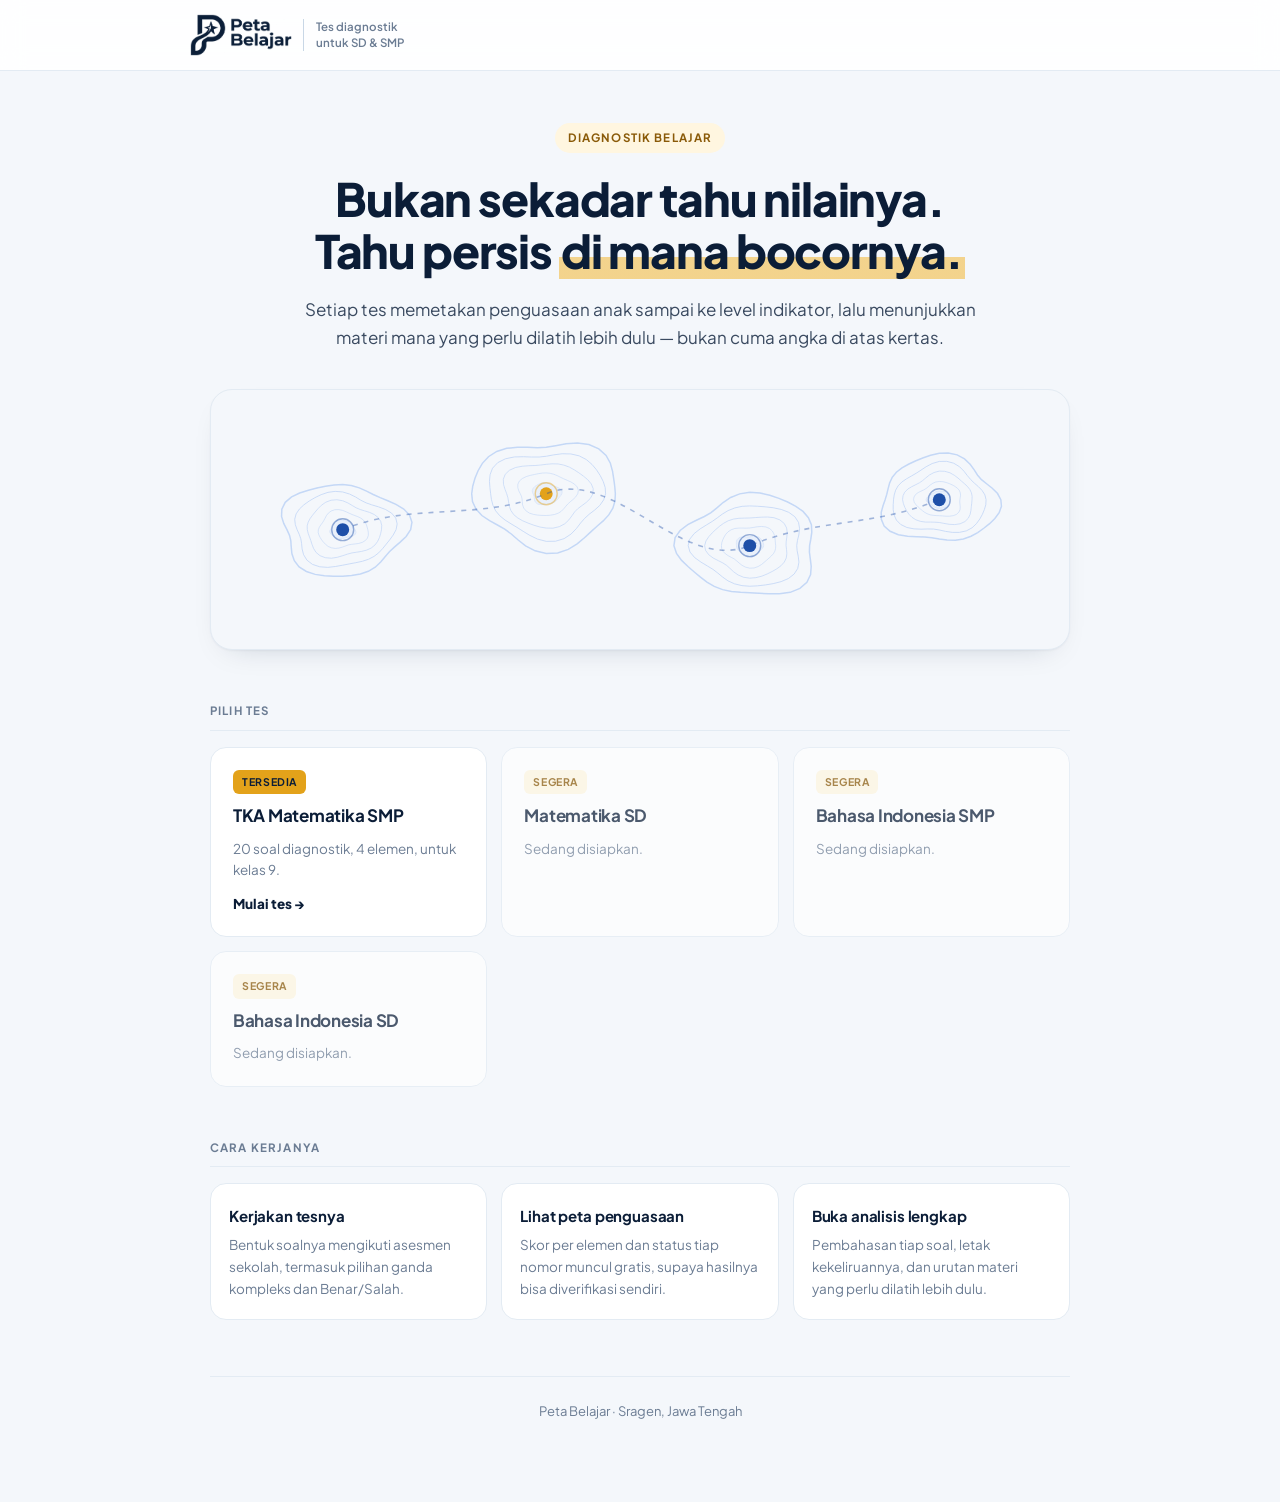
<file: index.html>
<!DOCTYPE html>
<html lang="id">
<head>
<meta charset="utf-8">
<meta name="viewport" content="width=device-width, initial-scale=1">
<title>Peta Belajar — Tes Diagnostik untuk SD & SMP</title>
<meta name="description" content="Tes diagnostik yang memetakan penguasaan anak sampai ke level indikator, lengkap dengan urutan materi yang perlu dilatih lebih dulu.">
<meta property="og:type" content="website">
<meta property="og:title" content="Peta Belajar — Tes Diagnostik untuk SD & SMP">
<meta property="og:description" content="Bukan sekadar tahu nilainya. Tahu persis di mana bocornya.">
<meta property="og:image" content="https://petabelajar.my.id/og.png">
<meta property="og:url" content="https://petabelajar.my.id">
<meta name="twitter:card" content="summary_large_image">
<link rel="icon" type="image/png" href="/favicon.png">
<link rel="apple-touch-icon" href="/apple-touch-icon.png">
<link rel="preconnect" href="https://fonts.googleapis.com">
<link rel="preconnect" href="https://fonts.gstatic.com" crossorigin>
<link href="https://fonts.googleapis.com/css2?family=Plus+Jakarta+Sans:wght@400;500;600;700;800&display=swap" rel="stylesheet">

<link rel="stylesheet" href="gaya.css">
</head>
<body>

<!-- ══════════ MODE PRODUK ══════════ -->
<div id="bingkaiProduk"></div>
<div id="memuat" hidden>
  <div class="putar" aria-hidden="true"></div>
  <p id="memuatTeks">Memuat…</p>
  <p class="darurat" id="darurat" hidden></p>
</div>

<!-- ══════════ MODE BERANDA ══════════ -->
<div id="beranda">
  <header class="atas">
    <div class="dalam">
      <img class="logo-pb" src="logo.png" alt="Peta Belajar" width="116" height="48">
      <span class="sub-merek">Tes diagnostik<br>untuk SD &amp; SMP</span>
    </div>
  </header>

  <div class="bingkai">
    <section class="hero">
      <span class="kop">Diagnostik Belajar</span>
      <h1>Bukan sekadar tahu nilainya. Tahu persis <em>di mana bocornya.</em></h1>
      <p class="lead">Setiap tes memetakan penguasaan anak sampai ke level indikator, lalu menunjukkan materi mana yang perlu dilatih lebih dulu — bukan cuma angka di atas kertas.</p>
      <div class="peta-hias">
        <svg id="kontur" viewBox="0 0 860 260" role="img" aria-label="Ilustrasi peta penguasaan"></svg>
      </div>
    </section>

    <h2 class="judul-bagian">Pilih tes</h2>
    <div class="daftar" id="daftarProduk"></div>

    <h2 class="judul-bagian">Cara kerjanya</h2>
    <div class="tiga-poin">
      <div class="poin"><h3>Kerjakan tesnya</h3><p>Bentuk soalnya mengikuti asesmen sekolah, termasuk pilihan ganda kompleks dan Benar/Salah.</p></div>
      <div class="poin"><h3>Lihat peta penguasaan</h3><p>Skor per elemen dan status tiap nomor muncul gratis, supaya hasilnya bisa diverifikasi sendiri.</p></div>
      <div class="poin"><h3>Buka analisis lengkap</h3><p>Pembahasan tiap soal, letak kekeliruannya, dan urutan materi yang perlu dilatih lebih dulu.</p></div>
    </div>

    <p class="kaki">Peta Belajar &middot; Sragen, Jawa Tengah</p>
  </div>
</div>

<script src="app.js"></script>
</body>
</html>
</file>
<file: gaya.css>
:root {
    color-scheme: light;
    --dasar:#F4F7FB; --kartu:#FFFFFF; --tinta:#0B1D37; --tinta-2:#3A4A60;
    --redup:#6B7C93; --garis:#E3EBF3; --garis-2:#C9D7E6;
    --biru:#1E4FA8; --biru-tua:#0B1D37; --biru-muda:#E8EEF8; --biru-kabut:#F4F7FB;
    --emas:#8A5A08; --emas-muda:#FFF6E0; --emas-cerah:#E3A21A; --navy:#0B1D37;
    --r:16px; --r-besar:22px;
    --naik:0 1px 2px rgba(15,27,45,.04), 0 12px 32px -20px rgba(11,29,55,.26);
  }
  * { box-sizing:border-box; }
  html, body { height:100%; }
  body {
    margin:0; background:var(--dasar); color:var(--tinta);
    font-family:"Plus Jakarta Sans", system-ui, -apple-system, sans-serif;
    font-size:15.5px; line-height:1.6; -webkit-font-smoothing:antialiased;
  }
  h1,h2,h3 { margin:0; text-wrap:balance; }
  p { margin:0; }
  a { color:inherit; }
  :focus-visible { outline:2.5px solid var(--biru); outline-offset:3px; border-radius:6px; }
  @media (prefers-reduced-motion: reduce) { * { transition:none !important; animation:none !important; } }

  /* ─── mode produk: bingkai penuh ─── */
  #bingkaiProduk { display:none; position:fixed; inset:0; background:var(--dasar); }
  #bingkaiProduk iframe { width:100%; height:100%; border:0; display:block; }
  #memuat {
    position:fixed; inset:0; display:grid; place-content:center; justify-items:center;
    gap:16px; background:var(--dasar); z-index:2; text-align:center; padding:24px;
  }
  #memuat.pergi, #memuat[hidden] { display:none !important; }
  .putar {
    width:34px; height:34px; border-radius:50%;
    border:3px solid var(--biru-muda); border-top-color:var(--biru);
    animation:putar .8s linear infinite;
  }
  @keyframes putar { to { transform:rotate(360deg); } }
  #memuat p { font-size:14px; color:var(--redup); }
  #memuat .darurat { font-size:13px; color:var(--redup); margin-top:4px; }
  #memuat .darurat a { color:var(--biru); font-weight:600; }

  /* ─── mode beranda ─── */
  #beranda { display:none; }
  .bingkai { max-width:900px; margin:0 auto; padding-left:20px; padding-right:20px; padding-block:0 80px; }

  .atas {
    background:rgba(255,255,255,.88); backdrop-filter:blur(12px);
    border-bottom:1px solid var(--garis); padding:14px 22px;
  }
  .atas .dalam { max-width:900px; margin:0 auto; display:flex; align-items:center; gap:11px; }
  .atas .logo-pb { height:42px; width:auto; flex:none; display:block; }
  .atas .sub-merek { font-size:11.5px; line-height:1.35; color:var(--redup); font-weight:600; padding-left:12px; border-left:1px solid var(--garis-2); }
  @media (max-width:430px){ .atas .logo-pb { height:38px; } }
  .atas b { font-size:15.5px; font-weight:700; letter-spacing:-.01em; line-height:1.2; display:block; }
  .atas i { font-size:11.5px; color:var(--redup); font-style:normal; display:block; }

  .hero { padding-top:52px; text-align:center; }
  .kop {
    display:inline-flex; align-items:center; gap:8px; font-size:11.5px; font-weight:700;
    letter-spacing:.1em; text-transform:uppercase; color:var(--emas);
    background:var(--emas-muda); padding:6px 13px; border-radius:999px;
  }
  .hero h1 {
    font-family:"Plus Jakarta Sans", system-ui, sans-serif; font-weight:800;
    font-size:clamp(30px, 5.6vw, 46px); line-height:1.12; letter-spacing:-.025em; margin-top:20px;
  }
  .hero h1 em { font-style:normal; background:linear-gradient(transparent 62%, rgba(242,182,50,.55) 62%); padding:0 2px; }
  .hero .lead { margin:20px auto 0; font-size:17px; color:var(--tinta-2); max-width:56ch; }
  @media (max-width:560px){ .hero { padding-top:32px; } .hero .lead { font-size:15.5px; } }

  .peta-hias {
    margin-top:38px; border-radius:var(--r-besar); overflow:hidden;
    border:1px solid var(--garis); background:var(--biru-kabut); box-shadow:var(--naik);
  }
  .peta-hias svg { display:block; width:100%; height:auto; }

  .judul-bagian {
    font-size:11.5px; font-weight:700; letter-spacing:.1em; text-transform:uppercase;
    color:var(--redup); margin:52px 0 16px; padding-bottom:9px; border-bottom:1px solid var(--garis);
  }

  .daftar { display:grid; grid-template-columns:repeat(auto-fit, minmax(250px,1fr)); gap:14px; }
  .produk {
    display:flex; flex-direction:column; gap:8px; text-decoration:none;
    background:var(--kartu); border:1px solid var(--garis); border-radius:var(--r);
    padding:22px; transition:border-color .15s, box-shadow .15s, transform .15s;
  }
  a.produk:hover { border-color:var(--navy); box-shadow:var(--naik); transform:translateY(-2px); }
  .produk .tanda {
    align-self:flex-start; font-size:10.5px; font-weight:700; letter-spacing:.06em;
    text-transform:uppercase; padding:4px 9px; border-radius:6px;
  }
  .tanda-aktif { background:var(--emas-cerah); color:var(--navy); }
  .tanda-segera { background:var(--emas-muda); color:var(--emas); }
  .produk h3 { font-size:17px; font-weight:700; letter-spacing:-.015em; }
  .produk p { font-size:13.5px; color:var(--redup); }
  .produk .tuju { font-size:13.5px; font-weight:800; color:var(--navy); margin-top:4px; }
  .produk.mati { opacity:.72; }

  .tiga-poin { display:grid; grid-template-columns:repeat(3,1fr); gap:14px; }
  @media (max-width:640px){ .tiga-poin { grid-template-columns:1fr; } }
  .poin { background:var(--kartu); border:1px solid var(--garis); border-radius:var(--r); padding:20px 18px; }
  .poin h3 { font-size:15px; font-weight:700; letter-spacing:-.01em; margin-bottom:6px; }
  .poin p { font-size:13.5px; color:var(--redup); }

  .kaki { margin-top:56px; padding-top:24px; border-top:1px solid var(--garis);
          font-size:13px; color:var(--redup); text-align:center; }
</file>
